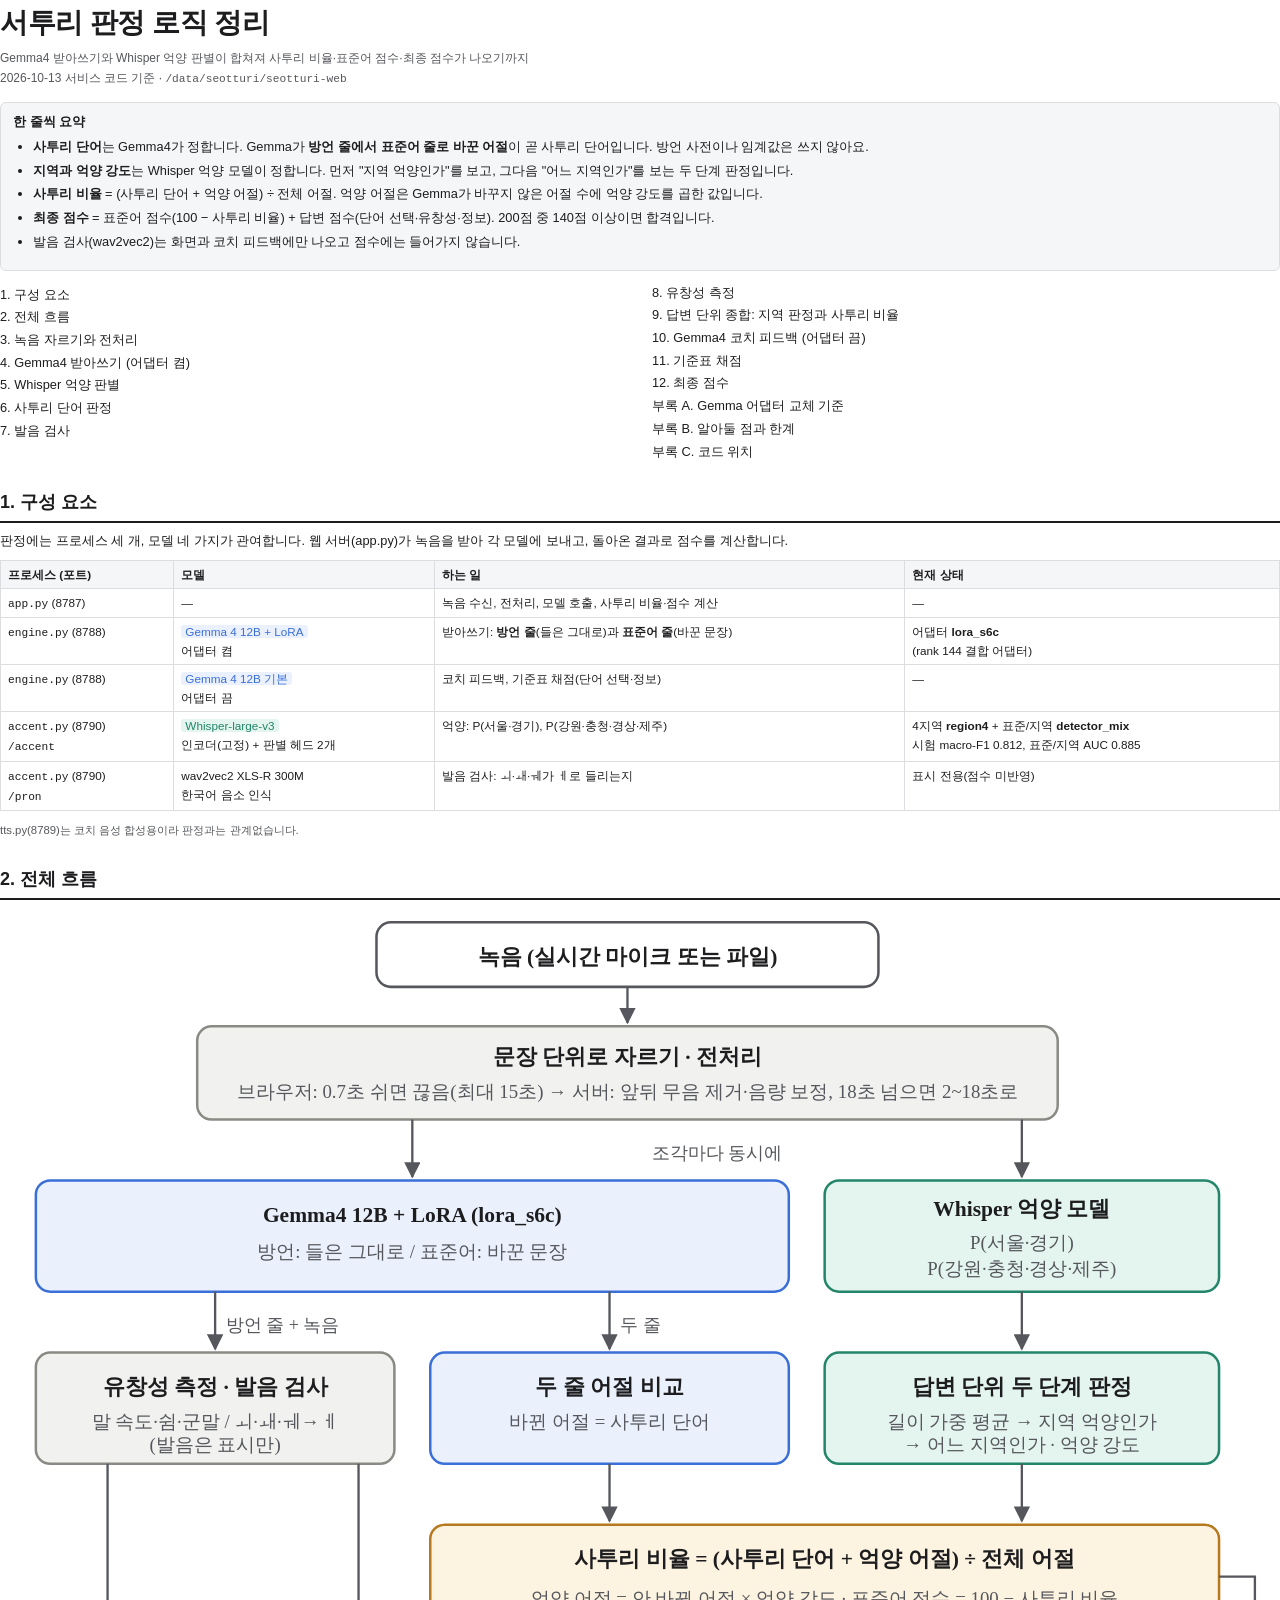
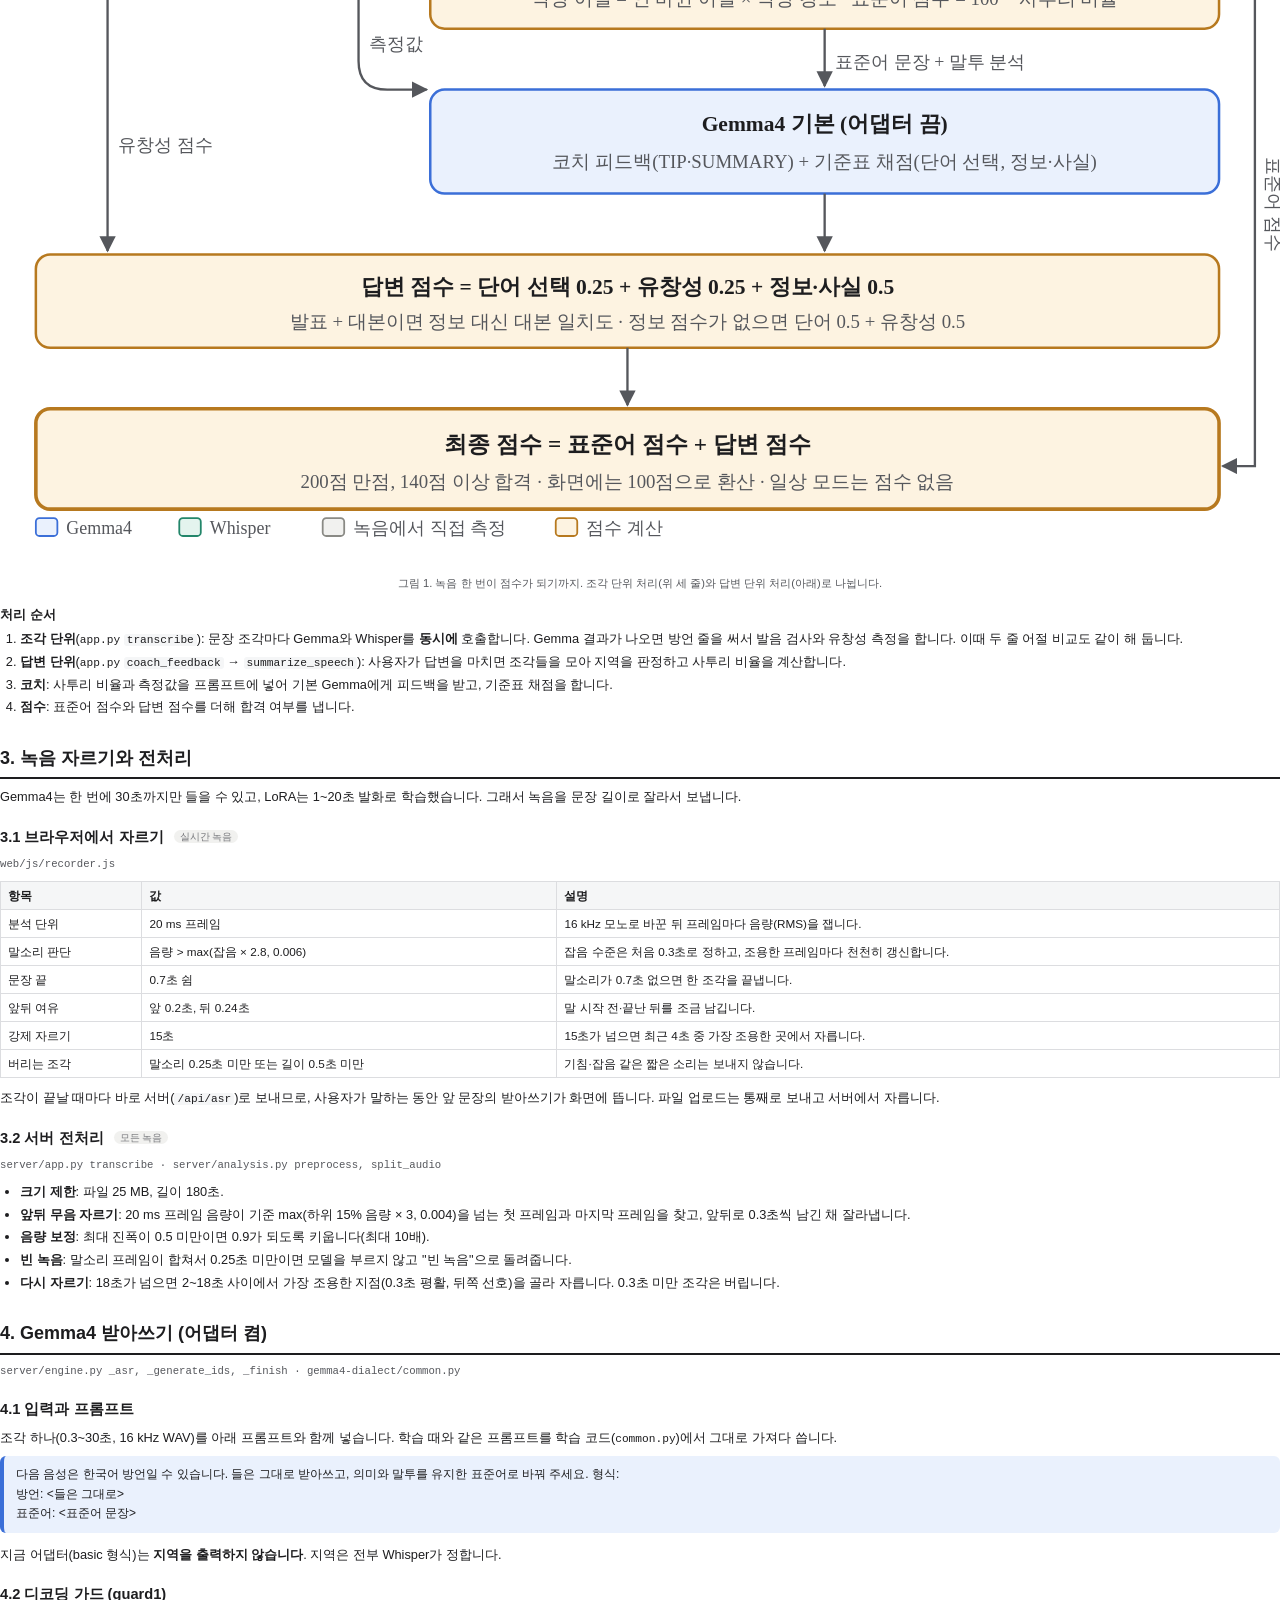
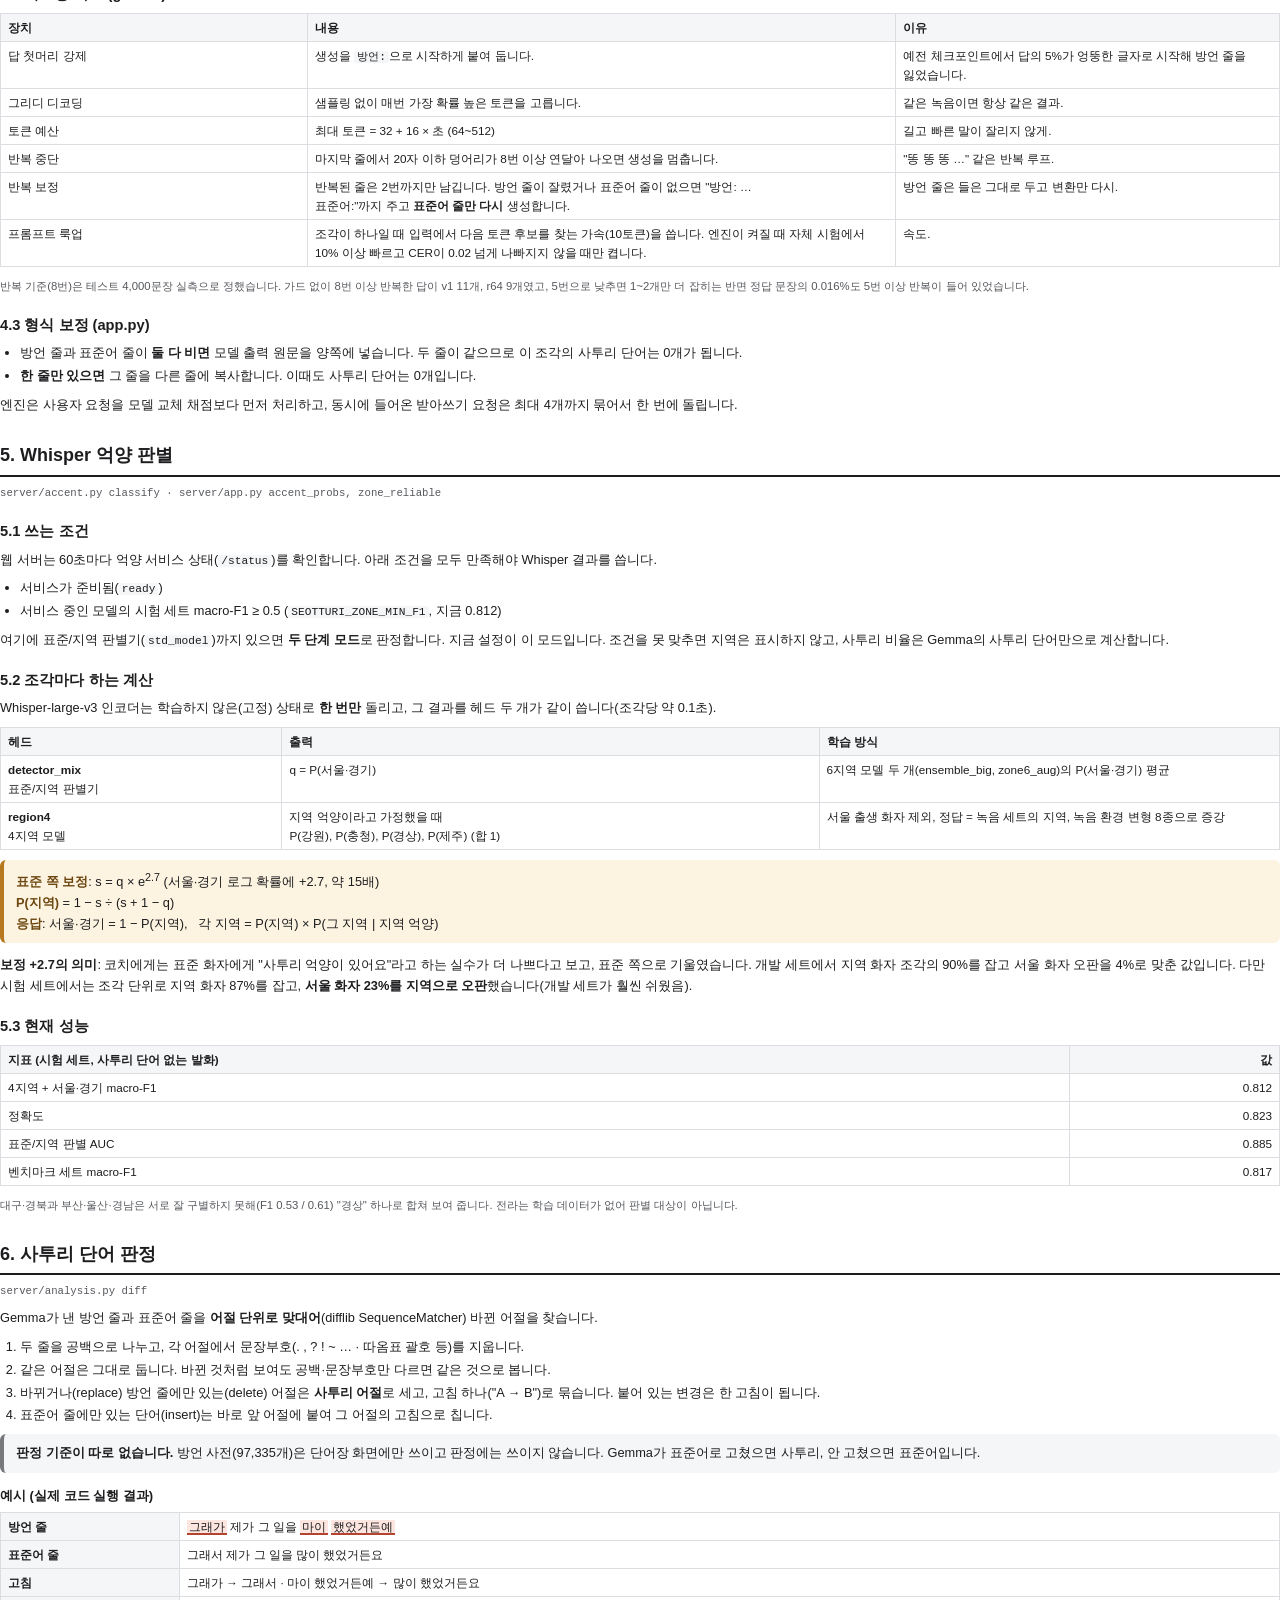
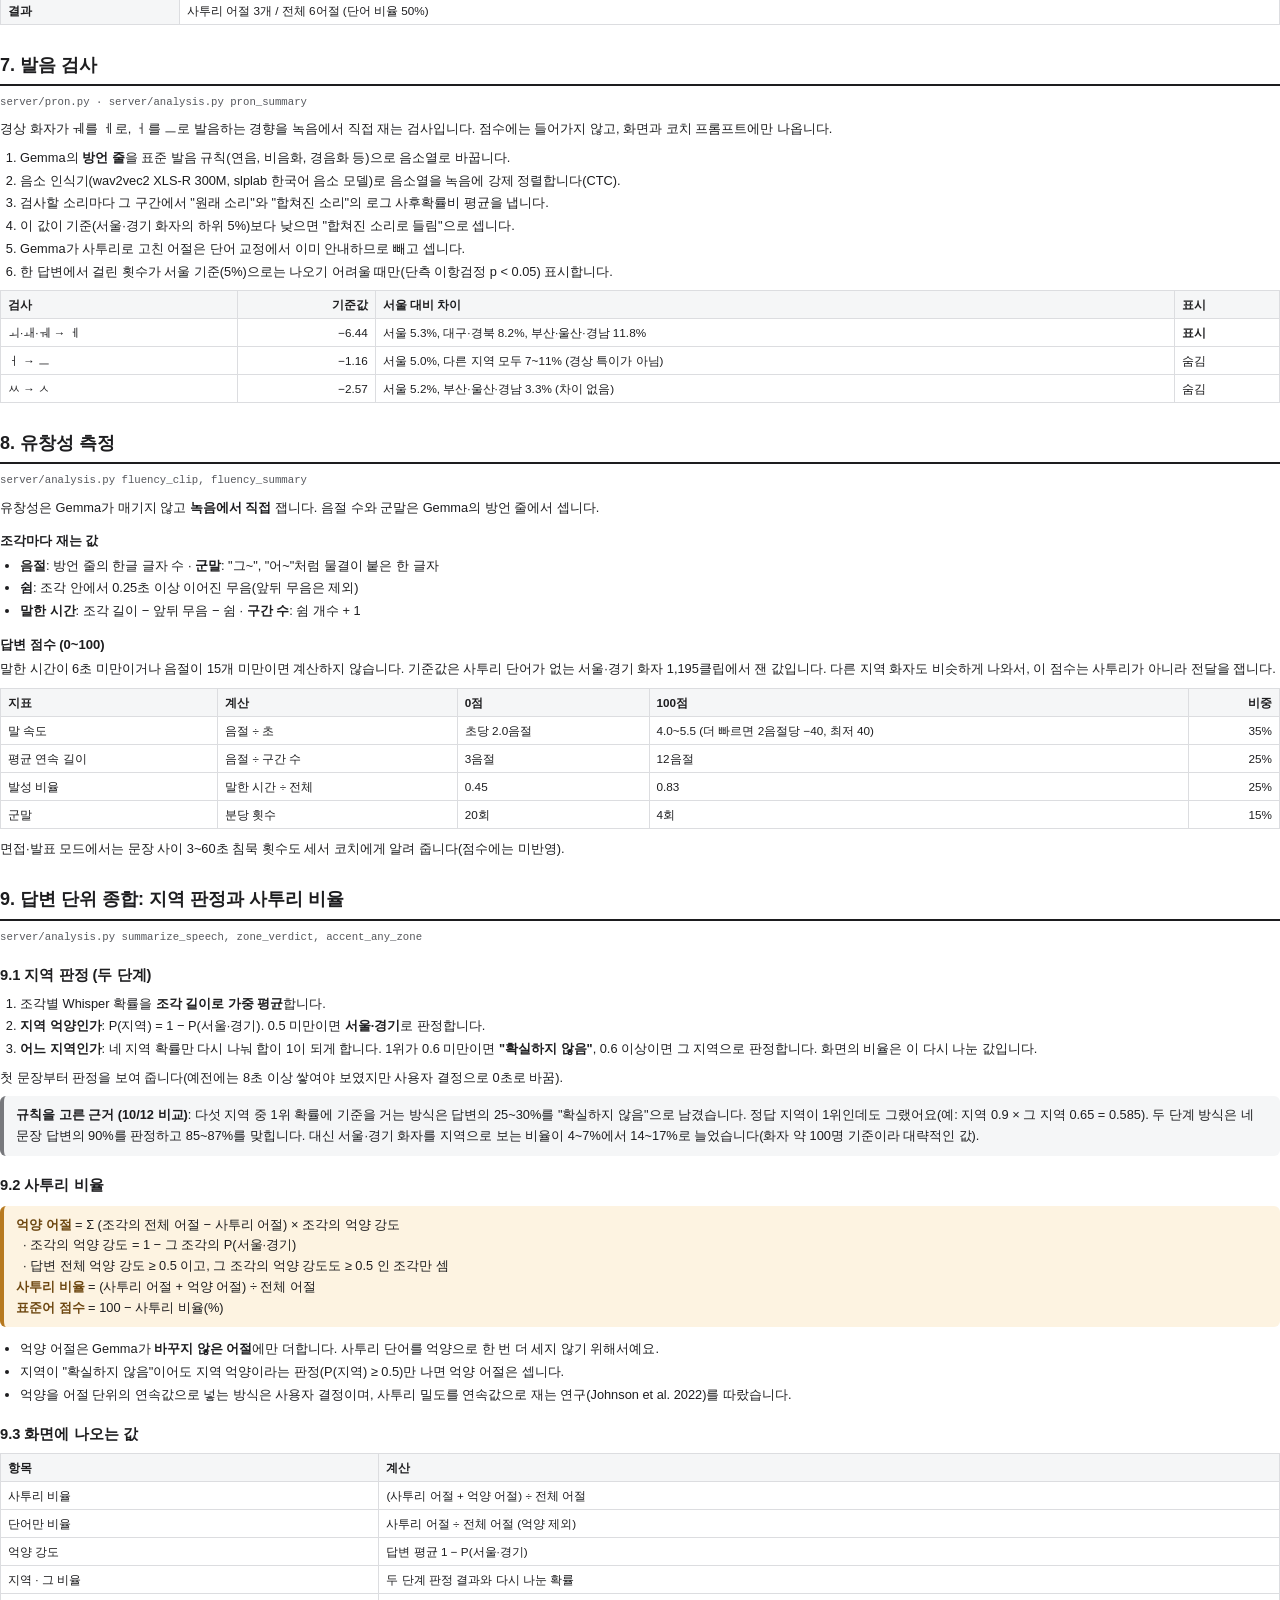
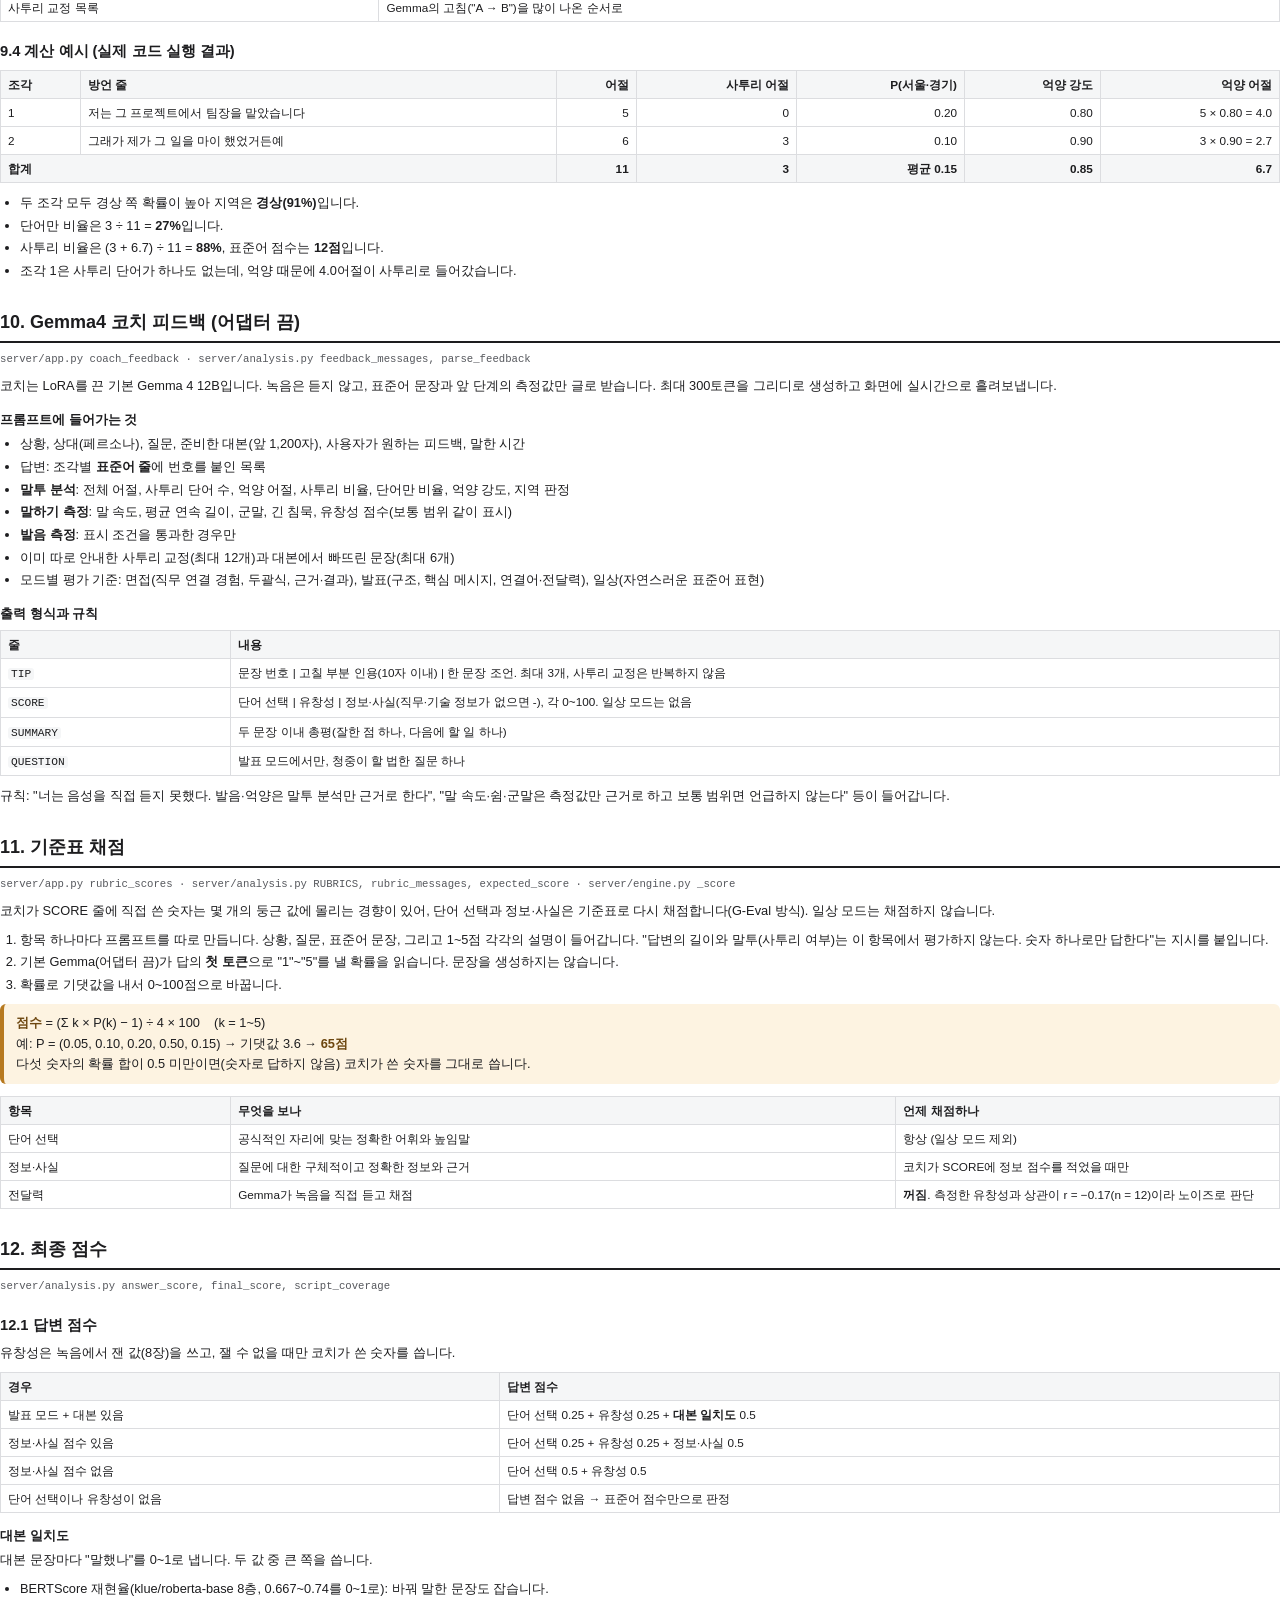
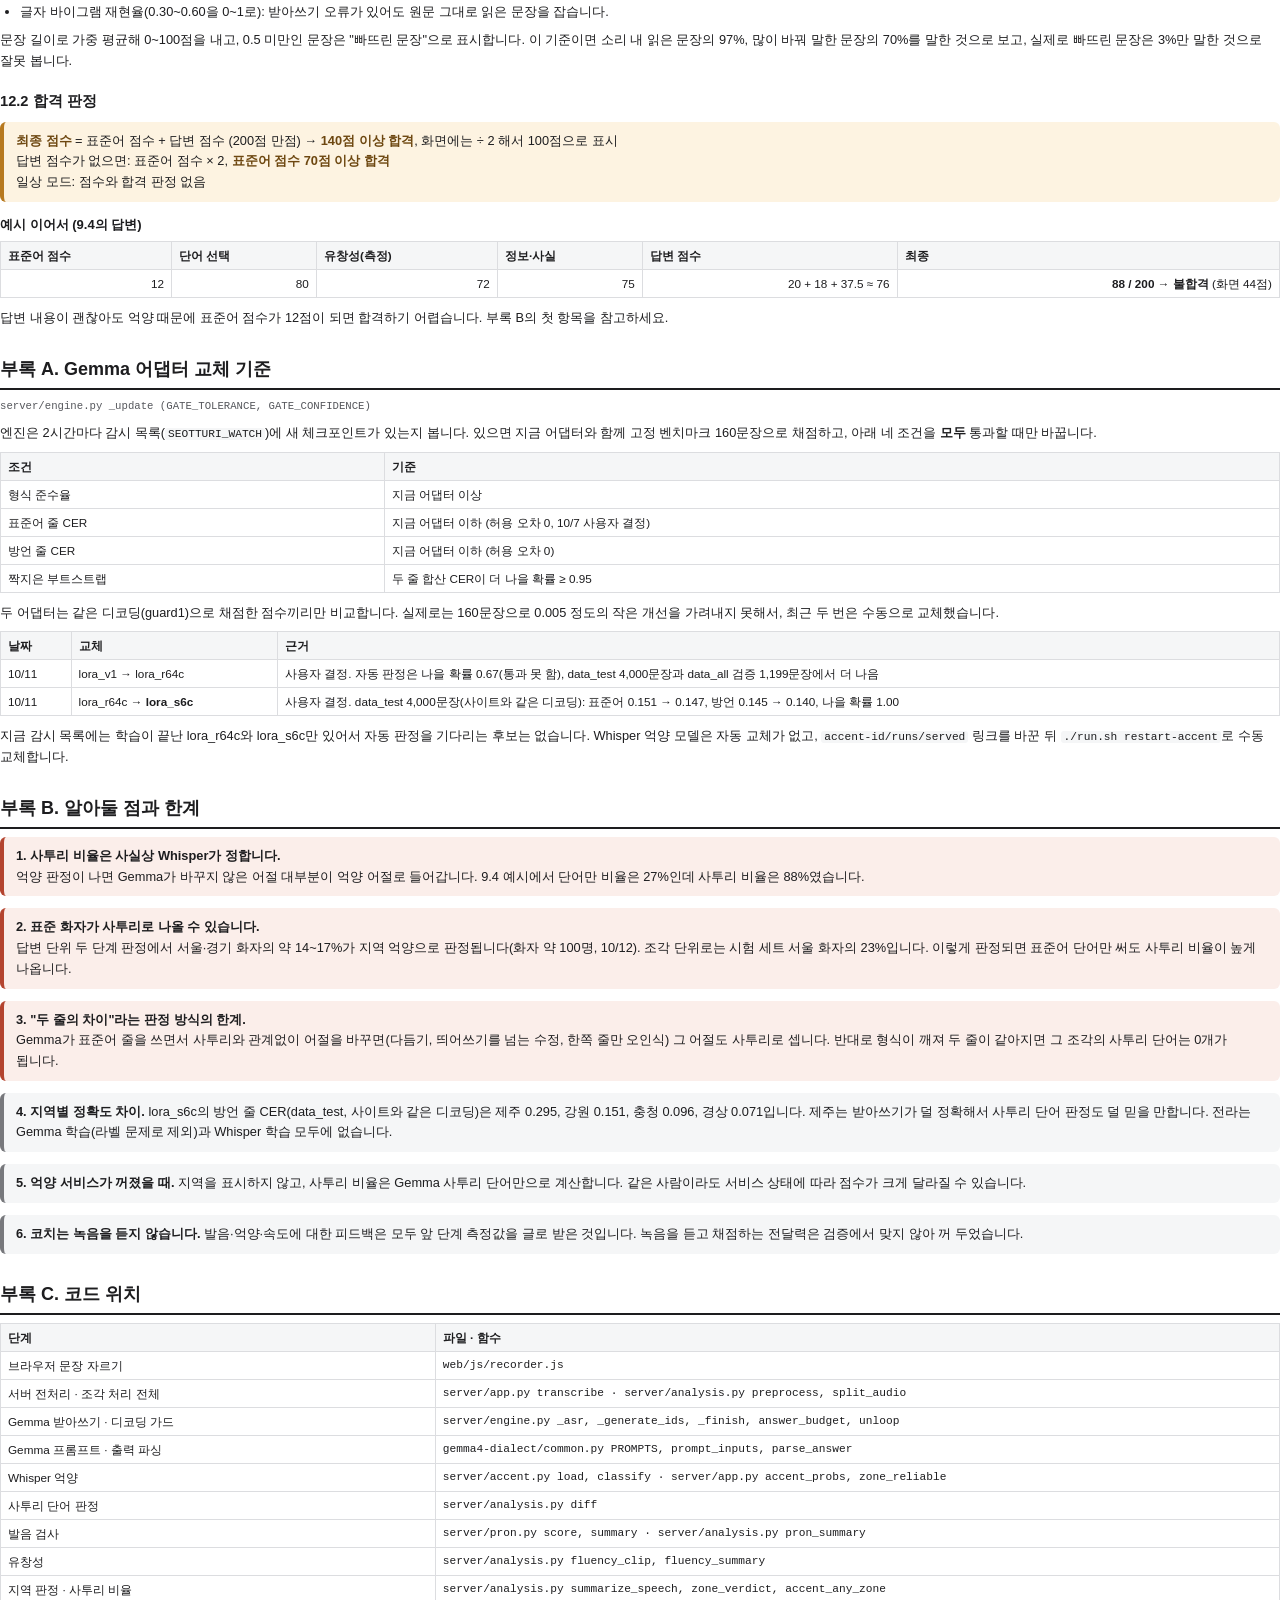
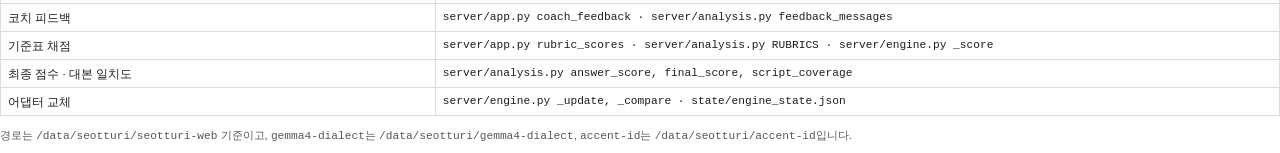
<file: docs/src/seotturi_judgment_logic.html>
<!doctype html>
<html lang="ko">
<head>
<meta charset="utf-8">
<title>서투리 판정 로직</title>
<style>
  @page {
    size: A4;
    margin: 18mm 17mm 18mm 17mm;
    @bottom-center { content: counter(page) " / " counter(pages); font-family: "Noto Sans CJK KR"; font-size: 8pt; color: #888; }
    @top-right { content: "서투리 판정 로직 · Gemma4 + Whisper"; font-family: "Noto Sans CJK KR"; font-size: 7.5pt; color: #aaa; }
  }
  @page :first { @top-right { content: none; } }
  :root {
    --ink: #1d1d1f; --sub: #55575c; --line: #dcdde0; --soft: #f5f6f7;
    --g: #3b6fd8; --g-bg: #eaf1fd;      /* Gemma */
    --w: #23866a; --w-bg: #e4f4ee;      /* Whisper */
    --m: #77787c; --m-bg: #f1f1ef;      /* measured */
    --s: #b7791f; --s-bg: #fdf3e1;      /* scores */
    --warn: #b4442f; --warn-bg: #fbeeea;
  }
  * { box-sizing: border-box; }
  html { -webkit-print-color-adjust: exact; print-color-adjust: exact; }
  body { font-family: "Noto Sans CJK KR", sans-serif; color: var(--ink); font-size: 9.6pt; line-height: 1.62; margin: 0; background: #fff; word-break: keep-all; }
  code, .mono { font-family: "Noto Sans Mono CJK KR", monospace; font-size: 8.4pt; }
  code { background: var(--soft); padding: 0 3px; border-radius: 3px; }
  h1 { font-size: 21pt; margin: 0 0 4px; letter-spacing: -0.5px; }
  h2 { font-size: 13.5pt; margin: 26px 0 8px; padding-bottom: 4px; border-bottom: 2px solid var(--ink); break-after: avoid; }
  h3 { font-size: 11pt; margin: 18px 0 6px; break-after: avoid; }
  h3 .tag { font-size: 7.5pt; font-weight: 500; padding: 1px 6px; border-radius: 9px; margin-left: 6px; vertical-align: 2px; }
  h4 { font-size: 9.8pt; margin: 12px 0 4px; break-after: avoid; }
  p { margin: 4px 0 8px; }
  ul, ol { margin: 4px 0 8px; padding-left: 20px; }
  li { margin: 2px 0; }
  .meta { color: var(--sub); font-size: 9pt; margin-bottom: 14px; }
  .src { color: var(--sub); font-size: 8pt; font-family: "Noto Sans Mono CJK KR", monospace; break-after: avoid; }
  table { border-collapse: collapse; width: 100%; margin: 6px 0 10px; font-size: 8.8pt; break-inside: avoid; }
  th, td { border: 1px solid var(--line); padding: 4px 7px; text-align: left; vertical-align: top; }
  th { background: var(--soft); font-weight: 700; }
  td.num, th.num { text-align: right; white-space: nowrap; }
  .box { border-radius: 6px; padding: 9px 12px; margin: 8px 0 12px; break-inside: avoid; }
  .summary { background: var(--soft); border: 1px solid var(--line); }
  .summary li { margin: 3px 0; }
  .formula { background: var(--s-bg); border-left: 4px solid var(--s); font-size: 9.6pt; }
  .formula b { color: #6d4710; }
  .warn { background: var(--warn-bg); border-left: 4px solid var(--warn); }
  .note { background: var(--soft); border-left: 4px solid var(--m); }
  .quote { background: var(--g-bg); border-left: 4px solid var(--g); font-size: 9pt; }
  .t-g { background: var(--g-bg); color: var(--g); }
  .t-w { background: var(--w-bg); color: var(--w); }
  .t-m { background: var(--m-bg); color: var(--m); }
  .t-s { background: var(--s-bg); color: var(--s); }
  .fix { background: #fde5e0; border-bottom: 2px solid var(--warn); padding: 0 2px; }
  .page-break { break-before: page; }
  .keep { break-inside: avoid; }
  figure { margin: 8px 0 4px; break-inside: avoid; }
  figcaption { color: var(--sub); font-size: 8.4pt; text-align: center; margin-top: 4px; }
  .toc { columns: 2; column-gap: 24px; font-size: 9.6pt; margin: 10px 0 4px; padding-left: 0; list-style: none; }
  .toc li { break-inside: avoid; }
  .small { font-size: 8.5pt; color: var(--sub); }
</style>
</head>
<body>

<h1>서투리 판정 로직 정리</h1>
<div class="meta">Gemma4 받아쓰기와 Whisper 억양 판별이 합쳐져 사투리 비율·표준어 점수·최종 점수가 나오기까지<br>
2026-10-13 서비스 코드 기준 · <span class="mono">/data/seotturi/seotturi-web</span></div>

<div class="box summary">
  <b>한 줄씩 요약</b>
  <ul>
    <li><b>사투리 단어</b>는 Gemma4가 정합니다. Gemma가 <b>방언 줄에서 표준어 줄로 바꾼 어절</b>이 곧 사투리 단어입니다. 방언 사전이나 임계값은 쓰지 않아요.</li>
    <li><b>지역과 억양 강도</b>는 Whisper 억양 모델이 정합니다. 먼저 "지역 억양인가"를 보고, 그다음 "어느 지역인가"를 보는 두 단계 판정입니다.</li>
    <li><b>사투리 비율</b> = (사투리 단어 + 억양 어절) ÷ 전체 어절. 억양 어절은 Gemma가 바꾸지 않은 어절 수에 억양 강도를 곱한 값입니다.</li>
    <li><b>최종 점수</b> = 표준어 점수(100 − 사투리 비율) + 답변 점수(단어 선택·유창성·정보). 200점 중 140점 이상이면 합격입니다.</li>
    <li>발음 검사(wav2vec2)는 화면과 코치 피드백에만 나오고 점수에는 들어가지 않습니다.</li>
  </ul>
</div>

<ul class="toc">
  <li>1. 구성 요소</li>
  <li>2. 전체 흐름</li>
  <li>3. 녹음 자르기와 전처리</li>
  <li>4. Gemma4 받아쓰기 (어댑터 켬)</li>
  <li>5. Whisper 억양 판별</li>
  <li>6. 사투리 단어 판정</li>
  <li>7. 발음 검사</li>
  <li>8. 유창성 측정</li>
  <li>9. 답변 단위 종합: 지역 판정과 사투리 비율</li>
  <li>10. Gemma4 코치 피드백 (어댑터 끔)</li>
  <li>11. 기준표 채점</li>
  <li>12. 최종 점수</li>
  <li>부록 A. Gemma 어댑터 교체 기준</li>
  <li>부록 B. 알아둘 점과 한계</li>
  <li>부록 C. 코드 위치</li>
</ul>

<h2 style="break-before: page">1. 구성 요소</h2>
<p>판정에는 프로세스 세 개, 모델 네 가지가 관여합니다. 웹 서버(app.py)가 녹음을 받아 각 모델에 보내고, 돌아온 결과로 점수를 계산합니다.</p>
<table>
  <tr><th>프로세스 (포트)</th><th>모델</th><th>하는 일</th><th>현재 상태</th></tr>
  <tr><td><span class="mono">app.py</span> (8787)</td><td>—</td><td>녹음 수신, 전처리, 모델 호출, 사투리 비율·점수 계산</td><td>—</td></tr>
  <tr><td><span class="mono">engine.py</span> (8788)</td><td><span class="tag t-g" style="padding:0 4px;border-radius:3px">Gemma 4 12B + LoRA</span><br>어댑터 켬</td><td>받아쓰기: <b>방언 줄</b>(들은 그대로)과 <b>표준어 줄</b>(바꾼 문장)</td><td>어댑터 <b>lora_s6c</b><br>(rank 144 결합 어댑터)</td></tr>
  <tr><td><span class="mono">engine.py</span> (8788)</td><td><span class="tag t-g" style="padding:0 4px;border-radius:3px">Gemma 4 12B 기본</span><br>어댑터 끔</td><td>코치 피드백, 기준표 채점(단어 선택·정보)</td><td>—</td></tr>
  <tr><td><span class="mono">accent.py</span> (8790)<br><span class="mono">/accent</span></td><td><span class="tag t-w" style="padding:0 4px;border-radius:3px">Whisper-large-v3</span><br>인코더(고정) + 판별 헤드 2개</td><td>억양: P(서울·경기), P(강원·충청·경상·제주)</td><td>4지역 <b>region4</b> + 표준/지역 <b>detector_mix</b><br>시험 macro-F1 0.812, 표준/지역 AUC 0.885</td></tr>
  <tr><td><span class="mono">accent.py</span> (8790)<br><span class="mono">/pron</span></td><td>wav2vec2 XLS-R 300M<br>한국어 음소 인식</td><td>발음 검사: ㅚ·ㅙ·ㅞ가 ㅔ로 들리는지</td><td>표시 전용(점수 미반영)</td></tr>
</table>
<p class="small">tts.py(8789)는 코치 음성 합성용이라 판정과는 관계없습니다.</p>

<h2>2. 전체 흐름</h2>
<figure>
<svg viewBox="0 0 714 700" width="100%" xmlns="http://www.w3.org/2000/svg" font-family="Noto Sans CJK KR" font-size="12">
  <defs>
    <marker id="ar" viewBox="0 0 10 10" refX="9" refY="5" markerWidth="7" markerHeight="7" orient="auto-start-reverse"><path d="M0,0 L10,5 L0,10 z" fill="#55575c"/></marker>
  </defs>
  <style>
    .b{stroke-width:1.4}.g{fill:#eaf1fd;stroke:#3b6fd8}.w{fill:#e4f4ee;stroke:#23866a}.m{fill:#f1f1ef;stroke:#8a8a85}.s{fill:#fdf3e1;stroke:#b7791f}.n{fill:#fff;stroke:#55575c}
    .t{fill:#1d1d1f;text-anchor:middle}.h{font-weight:700}.sm{font-size:10.5px;fill:#55575c;text-anchor:middle}
    .a{stroke:#55575c;stroke-width:1.3;fill:none;marker-end:url(#ar)}.lab{font-size:10px;fill:#55575c}
  </style>
  <!-- input -->
  <rect class="b n" x="210" y="8" width="280" height="36" rx="8"/>
  <text class="t h" x="350" y="31">녹음 (실시간 마이크 또는 파일)</text>
  <path class="a" d="M350 44 V64"/>
  <rect class="b m" x="110" y="66" width="480" height="52" rx="8"/>
  <text class="t h" x="350" y="87">문장 단위로 자르기 · 전처리</text>
  <text class="sm" x="350" y="106">브라우저: 0.7초 쉬면 끊음(최대 15초) → 서버: 앞뒤 무음 제거·음량 보정, 18초 넘으면 2~18초로</text>
  <!-- fan out -->
  <path class="a" d="M230 118 V150"/>
  <path class="a" d="M570 118 V150"/>
  <text class="lab" x="400" y="140" text-anchor="middle">조각마다 동시에</text>
  <rect class="b g" x="20" y="152" width="420" height="62" rx="8"/>
  <text class="t h" x="230" y="175">Gemma4 12B + LoRA (lora_s6c)</text>
  <text class="sm" x="230" y="195">방언: 들은 그대로 / 표준어: 바꾼 문장</text>
  <rect class="b w" x="460" y="152" width="220" height="62" rx="8"/>
  <text class="t h" x="570" y="172">Whisper 억양 모델</text>
  <text class="sm" x="570" y="190">P(서울·경기)</text>
  <text class="sm" x="570" y="205">P(강원·충청·경상·제주)</text>
  <!-- second row -->
  <path class="a" d="M120 214 V246"/>
  <text class="lab" x="126" y="236">방언 줄 + 녹음</text>
  <path class="a" d="M340 214 V246"/>
  <text class="lab" x="346" y="236">두 줄</text>
  <path class="a" d="M570 214 V246"/>
  <rect class="b m" x="20" y="248" width="200" height="62" rx="8"/>
  <text class="t h" x="120" y="271">유창성 측정 · 발음 검사</text>
  <text class="sm" x="120" y="290">말 속도·쉼·군말 / ㅚ·ㅙ·ㅞ→ㅔ</text>
  <text class="sm" x="120" y="303">(발음은 표시만)</text>
  <rect class="b g" x="240" y="248" width="200" height="62" rx="8"/>
  <text class="t h" x="340" y="271">두 줄 어절 비교</text>
  <text class="sm" x="340" y="290">바뀐 어절 = 사투리 단어</text>
  <rect class="b w" x="460" y="248" width="220" height="62" rx="8"/>
  <text class="t h" x="570" y="271">답변 단위 두 단계 판정</text>
  <text class="sm" x="570" y="290">길이 가중 평균 → 지역 억양인가</text>
  <text class="sm" x="570" y="303">→ 어느 지역인가 · 억양 강도</text>
  <!-- ratio -->
  <path class="a" d="M340 310 V342"/>
  <path class="a" d="M570 310 V342"/>
  <rect class="b s" x="240" y="344" width="440" height="58" rx="8"/>
  <text class="t h" x="460" y="367">사투리 비율 = (사투리 단어 + 억양 어절) ÷ 전체 어절</text>
  <text class="sm" x="460" y="389">억양 어절 = 안 바뀐 어절 × 억양 강도 · 표준어 점수 = 100 − 사투리 비율</text>
  <!-- coach -->
  <path class="a" d="M460 402 V434"/>
  <text class="lab" x="466" y="424">표준어 문장 + 말투 분석</text>
  <path class="a" d="M200 310 V420 Q200 436 216 436 H238"/>
  <text class="lab" x="206" y="414">측정값</text>
  <rect class="b g" x="240" y="436" width="440" height="58" rx="8"/>
  <text class="t h" x="460" y="459">Gemma4 기본 (어댑터 끔)</text>
  <text class="sm" x="460" y="480">코치 피드백(TIP·SUMMARY) + 기준표 채점(단어 선택, 정보·사실)</text>
  <!-- answer score -->
  <path class="a" d="M60 310 V526"/>
  <text class="lab" x="66" y="470">유창성 점수</text>
  <path class="a" d="M460 494 V526"/>
  <rect class="b s" x="20" y="528" width="660" height="52" rx="8"/>
  <text class="t h" x="350" y="550">답변 점수 = 단어 선택 0.25 + 유창성 0.25 + 정보·사실 0.5</text>
  <text class="sm" x="350" y="569">발표 + 대본이면 정보 대신 대본 일치도 · 정보 점수가 없으면 단어 0.5 + 유창성 0.5</text>
  <!-- final -->
  <path class="a" d="M350 580 V612"/>
  <path class="a" d="M680 373 H700 V646 H682"/>
  <text class="lab" x="707" y="500" transform="rotate(90 707 500)" text-anchor="middle">표준어 점수</text>
  <rect class="b s" x="20" y="614" width="660" height="56" rx="8" style="stroke-width:2"/>
  <text class="t h" x="350" y="638" font-size="13">최종 점수 = 표준어 점수 + 답변 점수</text>
  <text class="sm" x="350" y="658">200점 만점, 140점 이상 합격 · 화면에는 100점으로 환산 · 일상 모드는 점수 없음</text>
  <!-- legend -->
  <g font-size="10" transform="translate(20,684)">
    <rect class="g" x="0" y="-9" width="12" height="10" rx="2"/><text x="17" y="0" fill="#55575c">Gemma4</text>
    <rect class="w" x="80" y="-9" width="12" height="10" rx="2"/><text x="97" y="0" fill="#55575c">Whisper</text>
    <rect class="m" x="160" y="-9" width="12" height="10" rx="2"/><text x="177" y="0" fill="#55575c">녹음에서 직접 측정</text>
    <rect class="s" x="290" y="-9" width="12" height="10" rx="2"/><text x="307" y="0" fill="#55575c">점수 계산</text>
  </g>
</svg>
<figcaption>그림 1. 녹음 한 번이 점수가 되기까지. 조각 단위 처리(위 세 줄)와 답변 단위 처리(아래)로 나뉩니다.</figcaption>
</figure>

<h4>처리 순서</h4>
<ol>
  <li><b>조각 단위</b>(<span class="mono">app.py</span> <code>transcribe</code>): 문장 조각마다 Gemma와 Whisper를 <b>동시에</b> 호출합니다. Gemma 결과가 나오면 방언 줄을 써서 발음 검사와 유창성 측정을 합니다. 이때 두 줄 어절 비교도 같이 해 둡니다.</li>
  <li><b>답변 단위</b>(<span class="mono">app.py</span> <code>coach_feedback</code> → <code>summarize_speech</code>): 사용자가 답변을 마치면 조각들을 모아 지역을 판정하고 사투리 비율을 계산합니다.</li>
  <li><b>코치</b>: 사투리 비율과 측정값을 프롬프트에 넣어 기본 Gemma에게 피드백을 받고, 기준표 채점을 합니다.</li>
  <li><b>점수</b>: 표준어 점수와 답변 점수를 더해 합격 여부를 냅니다.</li>
</ol>

<h2>3. 녹음 자르기와 전처리</h2>
<p>Gemma4는 한 번에 30초까지만 들을 수 있고, LoRA는 1~20초 발화로 학습했습니다. 그래서 녹음을 문장 길이로 잘라서 보냅니다.</p>

<h3>3.1 브라우저에서 자르기 <span class="tag t-m">실시간 녹음</span></h3>
<p class="src">web/js/recorder.js</p>
<table>
  <tr><th>항목</th><th>값</th><th>설명</th></tr>
  <tr><td>분석 단위</td><td>20 ms 프레임</td><td>16 kHz 모노로 바꾼 뒤 프레임마다 음량(RMS)을 잽니다.</td></tr>
  <tr><td>말소리 판단</td><td>음량 &gt; max(잡음 × 2.8, 0.006)</td><td>잡음 수준은 처음 0.3초로 정하고, 조용한 프레임마다 천천히 갱신합니다.</td></tr>
  <tr><td>문장 끝</td><td>0.7초 쉼</td><td>말소리가 0.7초 없으면 한 조각을 끝냅니다.</td></tr>
  <tr><td>앞뒤 여유</td><td>앞 0.2초, 뒤 0.24초</td><td>말 시작 전·끝난 뒤를 조금 남깁니다.</td></tr>
  <tr><td>강제 자르기</td><td>15초</td><td>15초가 넘으면 최근 4초 중 가장 조용한 곳에서 자릅니다.</td></tr>
  <tr><td>버리는 조각</td><td>말소리 0.25초 미만 또는 길이 0.5초 미만</td><td>기침·잡음 같은 짧은 소리는 보내지 않습니다.</td></tr>
</table>
<p>조각이 끝날 때마다 바로 서버(<code>/api/asr</code>)로 보내므로, 사용자가 말하는 동안 앞 문장의 받아쓰기가 화면에 뜹니다. 파일 업로드는 통째로 보내고 서버에서 자릅니다.</p>

<h3>3.2 서버 전처리 <span class="tag t-m">모든 녹음</span></h3>
<p class="src">server/app.py transcribe · server/analysis.py preprocess, split_audio</p>
<ul>
  <li><b>크기 제한</b>: 파일 25 MB, 길이 180초.</li>
  <li><b>앞뒤 무음 자르기</b>: 20 ms 프레임 음량이 기준 max(하위 15% 음량 × 3, 0.004)을 넘는 첫 프레임과 마지막 프레임을 찾고, 앞뒤로 0.3초씩 남긴 채 잘라냅니다.</li>
  <li><b>음량 보정</b>: 최대 진폭이 0.5 미만이면 0.9가 되도록 키웁니다(최대 10배).</li>
  <li><b>빈 녹음</b>: 말소리 프레임이 합쳐서 0.25초 미만이면 모델을 부르지 않고 "빈 녹음"으로 돌려줍니다.</li>
  <li><b>다시 자르기</b>: 18초가 넘으면 2~18초 사이에서 가장 조용한 지점(0.3초 평활, 뒤쪽 선호)을 골라 자릅니다. 0.3초 미만 조각은 버립니다.</li>
</ul>

<h2>4. Gemma4 받아쓰기 (어댑터 켬)</h2>
<p class="src">server/engine.py _asr, _generate_ids, _finish · gemma4-dialect/common.py</p>

<h3>4.1 입력과 프롬프트</h3>
<p>조각 하나(0.3~30초, 16 kHz WAV)를 아래 프롬프트와 함께 넣습니다. 학습 때와 같은 프롬프트를 학습 코드(<span class="mono">common.py</span>)에서 그대로 가져다 씁니다.</p>
<div class="box quote">다음 음성은 한국어 방언일 수 있습니다. 들은 그대로 받아쓰고, 의미와 말투를 유지한 표준어로 바꿔 주세요. 형식:<br>
방언: &lt;들은 그대로&gt;<br>표준어: &lt;표준어 문장&gt;</div>
<p>지금 어댑터(basic 형식)는 <b>지역을 출력하지 않습니다</b>. 지역은 전부 Whisper가 정합니다.</p>

<h3>4.2 디코딩 가드 (guard1)</h3>
<table>
  <tr><th style="width:24%">장치</th><th>내용</th><th style="width:30%">이유</th></tr>
  <tr><td>답 첫머리 강제</td><td>생성을 <code>방언:</code>으로 시작하게 붙여 둡니다.</td><td>예전 체크포인트에서 답의 5%가 엉뚱한 글자로 시작해 방언 줄을 잃었습니다.</td></tr>
  <tr><td>그리디 디코딩</td><td>샘플링 없이 매번 가장 확률 높은 토큰을 고릅니다.</td><td>같은 녹음이면 항상 같은 결과.</td></tr>
  <tr><td>토큰 예산</td><td>최대 토큰 = 32 + 16 × 초 (64~512)</td><td>길고 빠른 말이 잘리지 않게.</td></tr>
  <tr><td>반복 중단</td><td>마지막 줄에서 20자 이하 덩어리가 8번 이상 연달아 나오면 생성을 멈춥니다.</td><td>"똥 똥 똥 …" 같은 반복 루프.</td></tr>
  <tr><td>반복 보정</td><td>반복된 줄은 2번까지만 남깁니다. 방언 줄이 잘렸거나 표준어 줄이 없으면 "방언: …<br>표준어:"까지 주고 <b>표준어 줄만 다시</b> 생성합니다.</td><td>방언 줄은 들은 그대로 두고 변환만 다시.</td></tr>
  <tr><td>프롬프트 룩업</td><td>조각이 하나일 때 입력에서 다음 토큰 후보를 찾는 가속(10토큰)을 씁니다. 엔진이 켜질 때 자체 시험에서 10% 이상 빠르고 CER이 0.02 넘게 나빠지지 않을 때만 켭니다.</td><td>속도.</td></tr>
</table>
<p class="small">반복 기준(8번)은 테스트 4,000문장 실측으로 정했습니다. 가드 없이 8번 이상 반복한 답이 v1 11개, r64 9개였고, 5번으로 낮추면 1~2개만 더 잡히는 반면 정답 문장의 0.016%도 5번 이상 반복이 들어 있었습니다.</p>

<h3>4.3 형식 보정 (app.py)</h3>
<ul>
  <li>방언 줄과 표준어 줄이 <b>둘 다 비면</b> 모델 출력 원문을 양쪽에 넣습니다. 두 줄이 같으므로 이 조각의 사투리 단어는 0개가 됩니다.</li>
  <li><b>한 줄만 있으면</b> 그 줄을 다른 줄에 복사합니다. 이때도 사투리 단어는 0개입니다.</li>
</ul>
<p>엔진은 사용자 요청을 모델 교체 채점보다 먼저 처리하고, 동시에 들어온 받아쓰기 요청은 최대 4개까지 묶어서 한 번에 돌립니다.</p>

<h2>5. Whisper 억양 판별</h2>
<p class="src">server/accent.py classify · server/app.py accent_probs, zone_reliable</p>

<h3>5.1 쓰는 조건</h3>
<p>웹 서버는 60초마다 억양 서비스 상태(<code>/status</code>)를 확인합니다. 아래 조건을 모두 만족해야 Whisper 결과를 씁니다.</p>
<ul>
  <li>서비스가 준비됨(<code>ready</code>)</li>
  <li>서비스 중인 모델의 시험 세트 macro-F1 ≥ 0.5 (<code>SEOTTURI_ZONE_MIN_F1</code>, 지금 0.812)</li>
</ul>
<p>여기에 표준/지역 판별기(<code>std_model</code>)까지 있으면 <b>두 단계 모드</b>로 판정합니다. 지금 설정이 이 모드입니다. 조건을 못 맞추면 지역은 표시하지 않고, 사투리 비율은 Gemma의 사투리 단어만으로 계산합니다.</p>

<h3>5.2 조각마다 하는 계산</h3>
<p>Whisper-large-v3 인코더는 학습하지 않은(고정) 상태로 <b>한 번만</b> 돌리고, 그 결과를 헤드 두 개가 같이 씁니다(조각당 약 0.1초).</p>
<table>
  <tr><th style="width:22%">헤드</th><th>출력</th><th style="width:36%">학습 방식</th></tr>
  <tr><td><b>detector_mix</b><br>표준/지역 판별기</td><td>q = P(서울·경기)</td><td>6지역 모델 두 개(ensemble_big, zone6_aug)의 P(서울·경기) 평균</td></tr>
  <tr><td><b>region4</b><br>4지역 모델</td><td>지역 억양이라고 가정했을 때<br>P(강원), P(충청), P(경상), P(제주) (합 1)</td><td>서울 출생 화자 제외, 정답 = 녹음 세트의 지역, 녹음 환경 변형 8종으로 증강</td></tr>
</table>
<div class="box formula">
  <b>표준 쪽 보정</b>: s = q × e<sup>2.7</sup> (서울·경기 로그 확률에 +2.7, 약 15배)<br>
  <b>P(지역)</b> = 1 − s ÷ (s + 1 − q)<br>
  <b>응답</b>: 서울·경기 = 1 − P(지역), &nbsp; 각 지역 = P(지역) × P(그 지역 | 지역 억양)
</div>
<p><b>보정 +2.7의 의미</b>: 코치에게는 표준 화자에게 "사투리 억양이 있어요"라고 하는 실수가 더 나쁘다고 보고, 표준 쪽으로 기울였습니다. 개발 세트에서 지역 화자 조각의 90%를 잡고 서울 화자 오판을 4%로 맞춘 값입니다. 다만 시험 세트에서는 조각 단위로 지역 화자 87%를 잡고, <b>서울 화자 23%를 지역으로 오판</b>했습니다(개발 세트가 훨씬 쉬웠음).</p>

<h3>5.3 현재 성능</h3>
<table>
  <tr><th>지표 (시험 세트, 사투리 단어 없는 발화)</th><th class="num">값</th></tr>
  <tr><td>4지역 + 서울·경기 macro-F1</td><td class="num">0.812</td></tr>
  <tr><td>정확도</td><td class="num">0.823</td></tr>
  <tr><td>표준/지역 판별 AUC</td><td class="num">0.885</td></tr>
  <tr><td>벤치마크 세트 macro-F1</td><td class="num">0.817</td></tr>
</table>
<p class="small">대구·경북과 부산·울산·경남은 서로 잘 구별하지 못해(F1 0.53 / 0.61) "경상" 하나로 합쳐 보여 줍니다. 전라는 학습 데이터가 없어 판별 대상이 아닙니다.</p>

<h2>6. 사투리 단어 판정</h2>
<p class="src">server/analysis.py diff</p>
<p>Gemma가 낸 방언 줄과 표준어 줄을 <b>어절 단위로 맞대어</b>(difflib SequenceMatcher) 바뀐 어절을 찾습니다.</p>
<ol>
  <li>두 줄을 공백으로 나누고, 각 어절에서 문장부호(. , ? ! ~ … · 따옴표 괄호 등)를 지웁니다.</li>
  <li>같은 어절은 그대로 둡니다. 바뀐 것처럼 보여도 공백·문장부호만 다르면 같은 것으로 봅니다.</li>
  <li>바뀌거나(replace) 방언 줄에만 있는(delete) 어절은 <b>사투리 어절</b>로 세고, 고침 하나("A → B")로 묶습니다. 붙어 있는 변경은 한 고침이 됩니다.</li>
  <li>표준어 줄에만 있는 단어(insert)는 바로 앞 어절에 붙여 그 어절의 고침으로 칩니다.</li>
</ol>
<div class="box note">
  <b>판정 기준이 따로 없습니다.</b> 방언 사전(97,335개)은 단어장 화면에만 쓰이고 판정에는 쓰이지 않습니다. Gemma가 표준어로 고쳤으면 사투리, 안 고쳤으면 표준어입니다.
</div>
<h4>예시 (실제 코드 실행 결과)</h4>
<table>
  <tr><th style="width:14%">방언 줄</th><td><span class="fix">그래가</span> 제가 그 일을 <span class="fix">마이</span> <span class="fix">했었거든예</span></td></tr>
  <tr><th>표준어 줄</th><td>그래서 제가 그 일을 많이 했었거든요</td></tr>
  <tr><th>고침</th><td>그래가 → 그래서 · 마이 했었거든예 → 많이 했었거든요</td></tr>
  <tr><th>결과</th><td>사투리 어절 3개 / 전체 6어절 (단어 비율 50%)</td></tr>
</table>

<h2>7. 발음 검사</h2>
<p class="src">server/pron.py · server/analysis.py pron_summary</p>
<p>경상 화자가 ㅞ를 ㅔ로, ㅓ를 ㅡ로 발음하는 경향을 녹음에서 직접 재는 검사입니다. 점수에는 들어가지 않고, 화면과 코치 프롬프트에만 나옵니다.</p>
<ol>
  <li>Gemma의 <b>방언 줄</b>을 표준 발음 규칙(연음, 비음화, 경음화 등)으로 음소열로 바꿉니다.</li>
  <li>음소 인식기(wav2vec2 XLS-R 300M, slplab 한국어 음소 모델)로 음소열을 녹음에 강제 정렬합니다(CTC).</li>
  <li>검사할 소리마다 그 구간에서 "원래 소리"와 "합쳐진 소리"의 로그 사후확률비 평균을 냅니다.</li>
  <li>이 값이 기준(서울·경기 화자의 하위 5%)보다 낮으면 "합쳐진 소리로 들림"으로 셉니다.</li>
  <li>Gemma가 사투리로 고친 어절은 단어 교정에서 이미 안내하므로 빼고 셉니다.</li>
  <li>한 답변에서 걸린 횟수가 서울 기준(5%)으로는 나오기 어려울 때만(단측 이항검정 p &lt; 0.05) 표시합니다.</li>
</ol>
<table>
  <tr><th>검사</th><th class="num">기준값</th><th>서울 대비 차이</th><th>표시</th></tr>
  <tr><td>ㅚ·ㅙ·ㅞ → ㅔ</td><td class="num">−6.44</td><td>서울 5.3%, 대구·경북 8.2%, 부산·울산·경남 11.8%</td><td><b>표시</b></td></tr>
  <tr><td>ㅓ → ㅡ</td><td class="num">−1.16</td><td>서울 5.0%, 다른 지역 모두 7~11% (경상 특이가 아님)</td><td>숨김</td></tr>
  <tr><td>ㅆ → ㅅ</td><td class="num">−2.57</td><td>서울 5.2%, 부산·울산·경남 3.3% (차이 없음)</td><td>숨김</td></tr>
</table>

<h2>8. 유창성 측정</h2>
<p class="src">server/analysis.py fluency_clip, fluency_summary</p>
<p>유창성은 Gemma가 매기지 않고 <b>녹음에서 직접</b> 잽니다. 음절 수와 군말은 Gemma의 방언 줄에서 셉니다.</p>
<h4>조각마다 재는 값</h4>
<ul>
  <li><b>음절</b>: 방언 줄의 한글 글자 수 · <b>군말</b>: "그~", "어~"처럼 물결이 붙은 한 글자</li>
  <li><b>쉼</b>: 조각 안에서 0.25초 이상 이어진 무음(앞뒤 무음은 제외)</li>
  <li><b>말한 시간</b>: 조각 길이 − 앞뒤 무음 − 쉼 · <b>구간 수</b>: 쉼 개수 + 1</li>
</ul>
<h4>답변 점수 (0~100)</h4>
<p>말한 시간이 6초 미만이거나 음절이 15개 미만이면 계산하지 않습니다. 기준값은 사투리 단어가 없는 서울·경기 화자 1,195클립에서 잰 값입니다. 다른 지역 화자도 비슷하게 나와서, 이 점수는 사투리가 아니라 전달을 잽니다.</p>
<table>
  <tr><th>지표</th><th>계산</th><th>0점</th><th>100점</th><th class="num">비중</th></tr>
  <tr><td>말 속도</td><td>음절 ÷ 초</td><td>초당 2.0음절</td><td>4.0~5.5 (더 빠르면 2음절당 −40, 최저 40)</td><td class="num">35%</td></tr>
  <tr><td>평균 연속 길이</td><td>음절 ÷ 구간 수</td><td>3음절</td><td>12음절</td><td class="num">25%</td></tr>
  <tr><td>발성 비율</td><td>말한 시간 ÷ 전체</td><td>0.45</td><td>0.83</td><td class="num">25%</td></tr>
  <tr><td>군말</td><td>분당 횟수</td><td>20회</td><td>4회</td><td class="num">15%</td></tr>
</table>
<p>면접·발표 모드에서는 문장 사이 3~60초 침묵 횟수도 세서 코치에게 알려 줍니다(점수에는 미반영).</p>

<h2>9. 답변 단위 종합: 지역 판정과 사투리 비율</h2>
<p class="src">server/analysis.py summarize_speech, zone_verdict, accent_any_zone</p>

<h3>9.1 지역 판정 (두 단계)</h3>
<ol>
  <li>조각별 Whisper 확률을 <b>조각 길이로 가중 평균</b>합니다.</li>
  <li><b>지역 억양인가</b>: P(지역) = 1 − P(서울·경기). 0.5 미만이면 <b>서울·경기</b>로 판정합니다.</li>
  <li><b>어느 지역인가</b>: 네 지역 확률만 다시 나눠 합이 1이 되게 합니다. 1위가 0.6 미만이면 <b>"확실하지 않음"</b>, 0.6 이상이면 그 지역으로 판정합니다. 화면의 비율은 이 다시 나눈 값입니다.</li>
</ol>
<p>첫 문장부터 판정을 보여 줍니다(예전에는 8초 이상 쌓여야 보였지만 사용자 결정으로 0초로 바꿈).</p>
<div class="box note">
  <b>규칙을 고른 근거 (10/12 비교)</b>: 다섯 지역 중 1위 확률에 기준을 거는 방식은 답변의 25~30%를 "확실하지 않음"으로 남겼습니다. 정답 지역이 1위인데도 그랬어요(예: 지역 0.9 × 그 지역 0.65 = 0.585). 두 단계 방식은 네 문장 답변의 90%를 판정하고 85~87%를 맞힙니다. 대신 서울·경기 화자를 지역으로 보는 비율이 4~7%에서 14~17%로 늘었습니다(화자 약 100명 기준이라 대략적인 값).
</div>

<h3>9.2 사투리 비율</h3>
<div class="box formula">
  <b>억양 어절</b> = Σ (조각의 전체 어절 − 사투리 어절) × 조각의 억양 강도<br>
  &nbsp;&nbsp;· 조각의 억양 강도 = 1 − 그 조각의 P(서울·경기)<br>
  &nbsp;&nbsp;· 답변 전체 억양 강도 ≥ 0.5 이고, 그 조각의 억양 강도도 ≥ 0.5 인 조각만 셈<br>
  <b>사투리 비율</b> = (사투리 어절 + 억양 어절) ÷ 전체 어절<br>
  <b>표준어 점수</b> = 100 − 사투리 비율(%)
</div>
<ul>
  <li>억양 어절은 Gemma가 <b>바꾸지 않은 어절</b>에만 더합니다. 사투리 단어를 억양으로 한 번 더 세지 않기 위해서예요.</li>
  <li>지역이 "확실하지 않음"이어도 지역 억양이라는 판정(P(지역) ≥ 0.5)만 나면 억양 어절은 셉니다.</li>
  <li>억양을 어절 단위의 연속값으로 넣는 방식은 사용자 결정이며, 사투리 밀도를 연속값으로 재는 연구(Johnson et al. 2022)를 따랐습니다.</li>
</ul>

<h3>9.3 화면에 나오는 값</h3>
<table>
  <tr><th>항목</th><th>계산</th></tr>
  <tr><td>사투리 비율</td><td>(사투리 어절 + 억양 어절) ÷ 전체 어절</td></tr>
  <tr><td>단어만 비율</td><td>사투리 어절 ÷ 전체 어절 (억양 제외)</td></tr>
  <tr><td>억양 강도</td><td>답변 평균 1 − P(서울·경기)</td></tr>
  <tr><td>지역 · 그 비율</td><td>두 단계 판정 결과와 다시 나눈 확률</td></tr>
  <tr><td>사투리 교정 목록</td><td>Gemma의 고침("A → B")을 많이 나온 순서로</td></tr>
</table>

<h3>9.4 계산 예시 (실제 코드 실행 결과)</h3>
<table>
  <tr><th>조각</th><th>방언 줄</th><th class="num">어절</th><th class="num">사투리 어절</th><th class="num">P(서울·경기)</th><th class="num">억양 강도</th><th class="num">억양 어절</th></tr>
  <tr><td>1</td><td>저는 그 프로젝트에서 팀장을 맡았습니다</td><td class="num">5</td><td class="num">0</td><td class="num">0.20</td><td class="num">0.80</td><td class="num">5 × 0.80 = 4.0</td></tr>
  <tr><td>2</td><td>그래가 제가 그 일을 마이 했었거든예</td><td class="num">6</td><td class="num">3</td><td class="num">0.10</td><td class="num">0.90</td><td class="num">3 × 0.90 = 2.7</td></tr>
  <tr><th colspan="2">합계</th><th class="num">11</th><th class="num">3</th><th class="num">평균 0.15</th><th class="num">0.85</th><th class="num">6.7</th></tr>
</table>
<ul>
  <li>두 조각 모두 경상 쪽 확률이 높아 지역은 <b>경상(91%)</b>입니다.</li>
  <li>단어만 비율은 3 ÷ 11 = <b>27%</b>입니다.</li>
  <li>사투리 비율은 (3 + 6.7) ÷ 11 = <b>88%</b>, 표준어 점수는 <b>12점</b>입니다.</li>
  <li>조각 1은 사투리 단어가 하나도 없는데, 억양 때문에 4.0어절이 사투리로 들어갔습니다.</li>
</ul>

<h2>10. Gemma4 코치 피드백 (어댑터 끔)</h2>
<p class="src">server/app.py coach_feedback · server/analysis.py feedback_messages, parse_feedback</p>
<p>코치는 LoRA를 끈 기본 Gemma 4 12B입니다. 녹음은 듣지 않고, 표준어 문장과 앞 단계의 측정값만 글로 받습니다. 최대 300토큰을 그리디로 생성하고 화면에 실시간으로 흘려보냅니다.</p>
<h4>프롬프트에 들어가는 것</h4>
<ul>
  <li>상황, 상대(페르소나), 질문, 준비한 대본(앞 1,200자), 사용자가 원하는 피드백, 말한 시간</li>
  <li>답변: 조각별 <b>표준어 줄</b>에 번호를 붙인 목록</li>
  <li><b>말투 분석</b>: 전체 어절, 사투리 단어 수, 억양 어절, 사투리 비율, 단어만 비율, 억양 강도, 지역 판정</li>
  <li><b>말하기 측정</b>: 말 속도, 평균 연속 길이, 군말, 긴 침묵, 유창성 점수(보통 범위 같이 표시)</li>
  <li><b>발음 측정</b>: 표시 조건을 통과한 경우만</li>
  <li>이미 따로 안내한 사투리 교정(최대 12개)과 대본에서 빠뜨린 문장(최대 6개)</li>
  <li>모드별 평가 기준: 면접(직무 연결 경험, 두괄식, 근거·결과), 발표(구조, 핵심 메시지, 연결어·전달력), 일상(자연스러운 표준어 표현)</li>
</ul>
<h4>출력 형식과 규칙</h4>
<table>
  <tr><th style="width:18%">줄</th><th>내용</th></tr>
  <tr><td><code>TIP</code></td><td>문장 번호 | 고칠 부분 인용(10자 이내) | 한 문장 조언. 최대 3개, 사투리 교정은 반복하지 않음</td></tr>
  <tr><td><code>SCORE</code></td><td>단어 선택 | 유창성 | 정보·사실(직무·기술 정보가 없으면 -), 각 0~100. 일상 모드는 없음</td></tr>
  <tr><td><code>SUMMARY</code></td><td>두 문장 이내 총평(잘한 점 하나, 다음에 할 일 하나)</td></tr>
  <tr><td><code>QUESTION</code></td><td>발표 모드에서만, 청중이 할 법한 질문 하나</td></tr>
</table>
<p>규칙: "너는 음성을 직접 듣지 못했다. 발음·억양은 말투 분석만 근거로 한다", "말 속도·쉼·군말은 측정값만 근거로 하고 보통 범위면 언급하지 않는다" 등이 들어갑니다.</p>

<h2>11. 기준표 채점</h2>
<p class="src">server/app.py rubric_scores · server/analysis.py RUBRICS, rubric_messages, expected_score · server/engine.py _score</p>
<p>코치가 SCORE 줄에 직접 쓴 숫자는 몇 개의 둥근 값에 몰리는 경향이 있어, 단어 선택과 정보·사실은 기준표로 다시 채점합니다(G-Eval 방식). 일상 모드는 채점하지 않습니다.</p>
<ol>
  <li>항목 하나마다 프롬프트를 따로 만듭니다. 상황, 질문, 표준어 문장, 그리고 1~5점 각각의 설명이 들어갑니다. "답변의 길이와 말투(사투리 여부)는 이 항목에서 평가하지 않는다. 숫자 하나로만 답한다"는 지시를 붙입니다.</li>
  <li>기본 Gemma(어댑터 끔)가 답의 <b>첫 토큰</b>으로 "1"~"5"를 낼 확률을 읽습니다. 문장을 생성하지는 않습니다.</li>
  <li>확률로 기댓값을 내서 0~100점으로 바꿉니다.</li>
</ol>
<div class="box formula">
  <b>점수</b> = (Σ k × P(k) − 1) ÷ 4 × 100 &nbsp;&nbsp; (k = 1~5)<br>
  예: P = (0.05, 0.10, 0.20, 0.50, 0.15) → 기댓값 3.6 → <b>65점</b><br>
  다섯 숫자의 확률 합이 0.5 미만이면(숫자로 답하지 않음) 코치가 쓴 숫자를 그대로 씁니다.
</div>
<table>
  <tr><th style="width:18%">항목</th><th>무엇을 보나</th><th style="width:30%">언제 채점하나</th></tr>
  <tr><td>단어 선택</td><td>공식적인 자리에 맞는 정확한 어휘와 높임말</td><td>항상 (일상 모드 제외)</td></tr>
  <tr><td>정보·사실</td><td>질문에 대한 구체적이고 정확한 정보와 근거</td><td>코치가 SCORE에 정보 점수를 적었을 때만</td></tr>
  <tr><td>전달력</td><td>Gemma가 녹음을 직접 듣고 채점</td><td><b>꺼짐</b>. 측정한 유창성과 상관이 r = −0.17(n = 12)이라 노이즈로 판단</td></tr>
</table>

<h2>12. 최종 점수</h2>
<p class="src">server/analysis.py answer_score, final_score, script_coverage</p>
<h3>12.1 답변 점수</h3>
<p>유창성은 녹음에서 잰 값(8장)을 쓰고, 잴 수 없을 때만 코치가 쓴 숫자를 씁니다.</p>
<table>
  <tr><th>경우</th><th>답변 점수</th></tr>
  <tr><td>발표 모드 + 대본 있음</td><td>단어 선택 0.25 + 유창성 0.25 + <b>대본 일치도</b> 0.5</td></tr>
  <tr><td>정보·사실 점수 있음</td><td>단어 선택 0.25 + 유창성 0.25 + 정보·사실 0.5</td></tr>
  <tr><td>정보·사실 점수 없음</td><td>단어 선택 0.5 + 유창성 0.5</td></tr>
  <tr><td>단어 선택이나 유창성이 없음</td><td>답변 점수 없음 → 표준어 점수만으로 판정</td></tr>
</table>
<h4>대본 일치도</h4>
<p>대본 문장마다 "말했나"를 0~1로 냅니다. 두 값 중 큰 쪽을 씁니다.</p>
<ul>
  <li>BERTScore 재현율(klue/roberta-base 8층, 0.667~0.74를 0~1로): 바꿔 말한 문장도 잡습니다.</li>
  <li>글자 바이그램 재현율(0.30~0.60을 0~1로): 받아쓰기 오류가 있어도 원문 그대로 읽은 문장을 잡습니다.</li>
</ul>
<p>문장 길이로 가중 평균해 0~100점을 내고, 0.5 미만인 문장은 "빠뜨린 문장"으로 표시합니다. 이 기준이면 소리 내 읽은 문장의 97%, 많이 바꿔 말한 문장의 70%를 말한 것으로 보고, 실제로 빠뜨린 문장은 3%만 말한 것으로 잘못 봅니다.</p>

<h3>12.2 합격 판정</h3>
<div class="box formula">
  <b>최종 점수</b> = 표준어 점수 + 답변 점수 (200점 만점) → <b>140점 이상 합격</b>, 화면에는 ÷ 2 해서 100점으로 표시<br>
  답변 점수가 없으면: 표준어 점수 × 2, <b>표준어 점수 70점 이상 합격</b><br>
  일상 모드: 점수와 합격 판정 없음
</div>
<h4>예시 이어서 (9.4의 답변)</h4>
<table>
  <tr><th>표준어 점수</th><th>단어 선택</th><th>유창성(측정)</th><th>정보·사실</th><th>답변 점수</th><th>최종</th></tr>
  <tr><td class="num">12</td><td class="num">80</td><td class="num">72</td><td class="num">75</td><td class="num">20 + 18 + 37.5 ≈ 76</td><td class="num"><b>88 / 200 → 불합격</b> (화면 44점)</td></tr>
</table>
<p>답변 내용이 괜찮아도 억양 때문에 표준어 점수가 12점이 되면 합격하기 어렵습니다. 부록 B의 첫 항목을 참고하세요.</p>

<h2>부록 A. Gemma 어댑터 교체 기준</h2>
<p class="src">server/engine.py _update (GATE_TOLERANCE, GATE_CONFIDENCE)</p>
<p>엔진은 2시간마다 감시 목록(<code>SEOTTURI_WATCH</code>)에 새 체크포인트가 있는지 봅니다. 있으면 지금 어댑터와 함께 고정 벤치마크 160문장으로 채점하고, 아래 네 조건을 <b>모두</b> 통과할 때만 바꿉니다.</p>
<table>
  <tr><th style="width:30%">조건</th><th>기준</th></tr>
  <tr><td>형식 준수율</td><td>지금 어댑터 이상</td></tr>
  <tr><td>표준어 줄 CER</td><td>지금 어댑터 이하 (허용 오차 0, 10/7 사용자 결정)</td></tr>
  <tr><td>방언 줄 CER</td><td>지금 어댑터 이하 (허용 오차 0)</td></tr>
  <tr><td>짝지은 부트스트랩</td><td>두 줄 합산 CER이 더 나을 확률 ≥ 0.95</td></tr>
</table>
<p>두 어댑터는 같은 디코딩(guard1)으로 채점한 점수끼리만 비교합니다. 실제로는 160문장으로 0.005 정도의 작은 개선을 가려내지 못해서, 최근 두 번은 수동으로 교체했습니다.</p>
<table>
  <tr><th>날짜</th><th>교체</th><th>근거</th></tr>
  <tr><td>10/11</td><td>lora_v1 → lora_r64c</td><td>사용자 결정. 자동 판정은 나을 확률 0.67(통과 못 함), data_test 4,000문장과 data_all 검증 1,199문장에서 더 나음</td></tr>
  <tr><td>10/11</td><td>lora_r64c → <b>lora_s6c</b></td><td>사용자 결정. data_test 4,000문장(사이트와 같은 디코딩): 표준어 0.151 → 0.147, 방언 0.145 → 0.140, 나을 확률 1.00</td></tr>
</table>
<p>지금 감시 목록에는 학습이 끝난 lora_r64c와 lora_s6c만 있어서 자동 판정을 기다리는 후보는 없습니다. Whisper 억양 모델은 자동 교체가 없고, <code>accent-id/runs/served</code> 링크를 바꾼 뒤 <code>./run.sh restart-accent</code>로 수동 교체합니다.</p>

<h2>부록 B. 알아둘 점과 한계</h2>
<div class="box warn">
  <b>1. 사투리 비율은 사실상 Whisper가 정합니다.</b><br>
  억양 판정이 나면 Gemma가 바꾸지 않은 어절 대부분이 억양 어절로 들어갑니다. 9.4 예시에서 단어만 비율은 27%인데 사투리 비율은 88%였습니다.
</div>
<div class="box warn">
  <b>2. 표준 화자가 사투리로 나올 수 있습니다.</b><br>
  답변 단위 두 단계 판정에서 서울·경기 화자의 약 14~17%가 지역 억양으로 판정됩니다(화자 약 100명, 10/12). 조각 단위로는 시험 세트 서울 화자의 23%입니다. 이렇게 판정되면 표준어 단어만 써도 사투리 비율이 높게 나옵니다.
</div>
<div class="box warn">
  <b>3. "두 줄의 차이"라는 판정 방식의 한계.</b><br>
  Gemma가 표준어 줄을 쓰면서 사투리와 관계없이 어절을 바꾸면(다듬기, 띄어쓰기를 넘는 수정, 한쪽 줄만 오인식) 그 어절도 사투리로 셉니다. 반대로 형식이 깨져 두 줄이 같아지면 그 조각의 사투리 단어는 0개가 됩니다.
</div>
<div class="box note">
  <b>4. 지역별 정확도 차이.</b> lora_s6c의 방언 줄 CER(data_test, 사이트와 같은 디코딩)은 제주 0.295, 강원 0.151, 충청 0.096, 경상 0.071입니다. 제주는 받아쓰기가 덜 정확해서 사투리 단어 판정도 덜 믿을 만합니다. 전라는 Gemma 학습(라벨 문제로 제외)과 Whisper 학습 모두에 없습니다.
</div>
<div class="box note">
  <b>5. 억양 서비스가 꺼졌을 때.</b> 지역을 표시하지 않고, 사투리 비율은 Gemma 사투리 단어만으로 계산합니다. 같은 사람이라도 서비스 상태에 따라 점수가 크게 달라질 수 있습니다.
</div>
<div class="box note">
  <b>6. 코치는 녹음을 듣지 않습니다.</b> 발음·억양·속도에 대한 피드백은 모두 앞 단계 측정값을 글로 받은 것입니다. 녹음을 듣고 채점하는 전달력은 검증에서 맞지 않아 꺼 두었습니다.
</div>

<h2>부록 C. 코드 위치</h2>
<table>
  <tr><th style="width:34%">단계</th><th>파일 · 함수</th></tr>
  <tr><td>브라우저 문장 자르기</td><td class="mono">web/js/recorder.js</td></tr>
  <tr><td>서버 전처리 · 조각 처리 전체</td><td class="mono">server/app.py transcribe · server/analysis.py preprocess, split_audio</td></tr>
  <tr><td>Gemma 받아쓰기 · 디코딩 가드</td><td class="mono">server/engine.py _asr, _generate_ids, _finish, answer_budget, unloop</td></tr>
  <tr><td>Gemma 프롬프트 · 출력 파싱</td><td class="mono">gemma4-dialect/common.py PROMPTS, prompt_inputs, parse_answer</td></tr>
  <tr><td>Whisper 억양</td><td class="mono">server/accent.py load, classify · server/app.py accent_probs, zone_reliable</td></tr>
  <tr><td>사투리 단어 판정</td><td class="mono">server/analysis.py diff</td></tr>
  <tr><td>발음 검사</td><td class="mono">server/pron.py score, summary · server/analysis.py pron_summary</td></tr>
  <tr><td>유창성</td><td class="mono">server/analysis.py fluency_clip, fluency_summary</td></tr>
  <tr><td>지역 판정 · 사투리 비율</td><td class="mono">server/analysis.py summarize_speech, zone_verdict, accent_any_zone</td></tr>
  <tr><td>코치 피드백</td><td class="mono">server/app.py coach_feedback · server/analysis.py feedback_messages</td></tr>
  <tr><td>기준표 채점</td><td class="mono">server/app.py rubric_scores · server/analysis.py RUBRICS · server/engine.py _score</td></tr>
  <tr><td>최종 점수 · 대본 일치도</td><td class="mono">server/analysis.py answer_score, final_score, script_coverage</td></tr>
  <tr><td>어댑터 교체</td><td class="mono">server/engine.py _update, _compare · state/engine_state.json</td></tr>
</table>
<p class="small">경로는 <span class="mono">/data/seotturi/seotturi-web</span> 기준이고, <span class="mono">gemma4-dialect</span>는 <span class="mono">/data/seotturi/gemma4-dialect</span>, <span class="mono">accent-id</span>는 <span class="mono">/data/seotturi/accent-id</span>입니다.</p>

</body>
</html>
</file>
